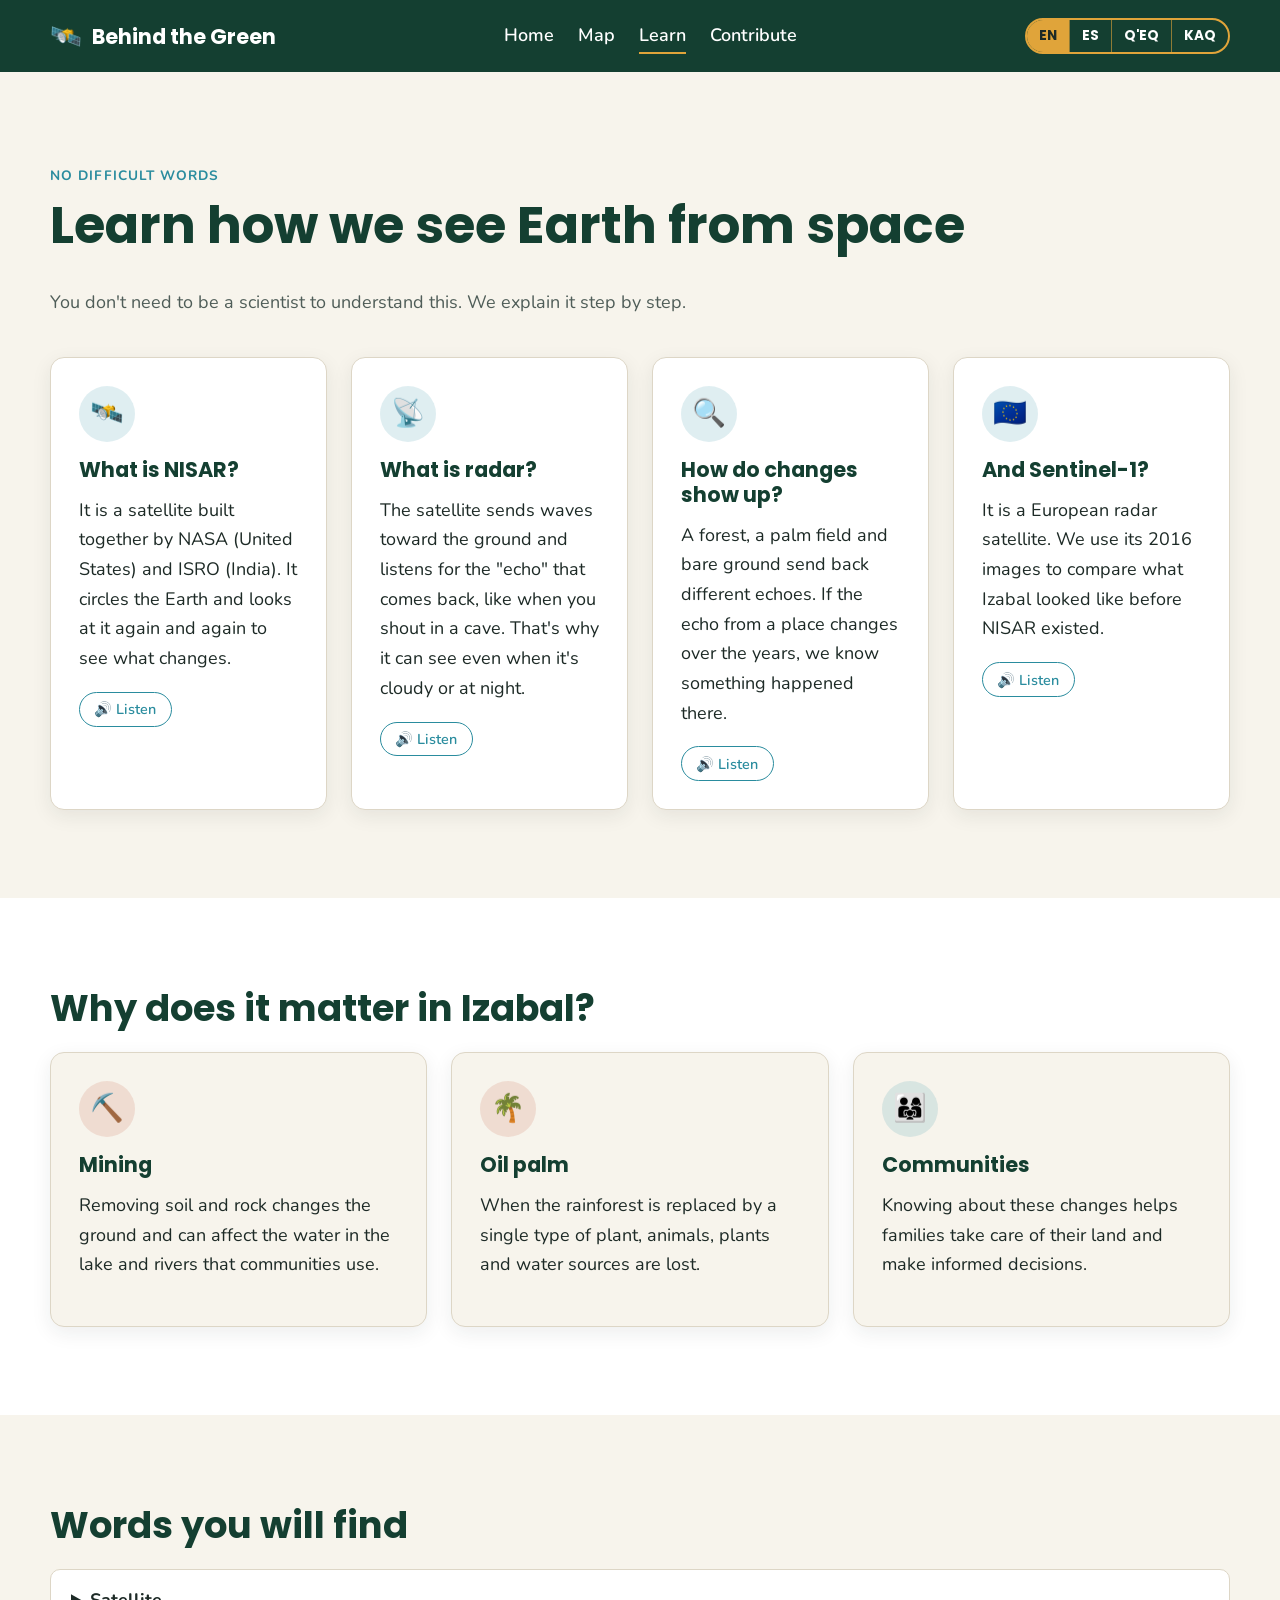
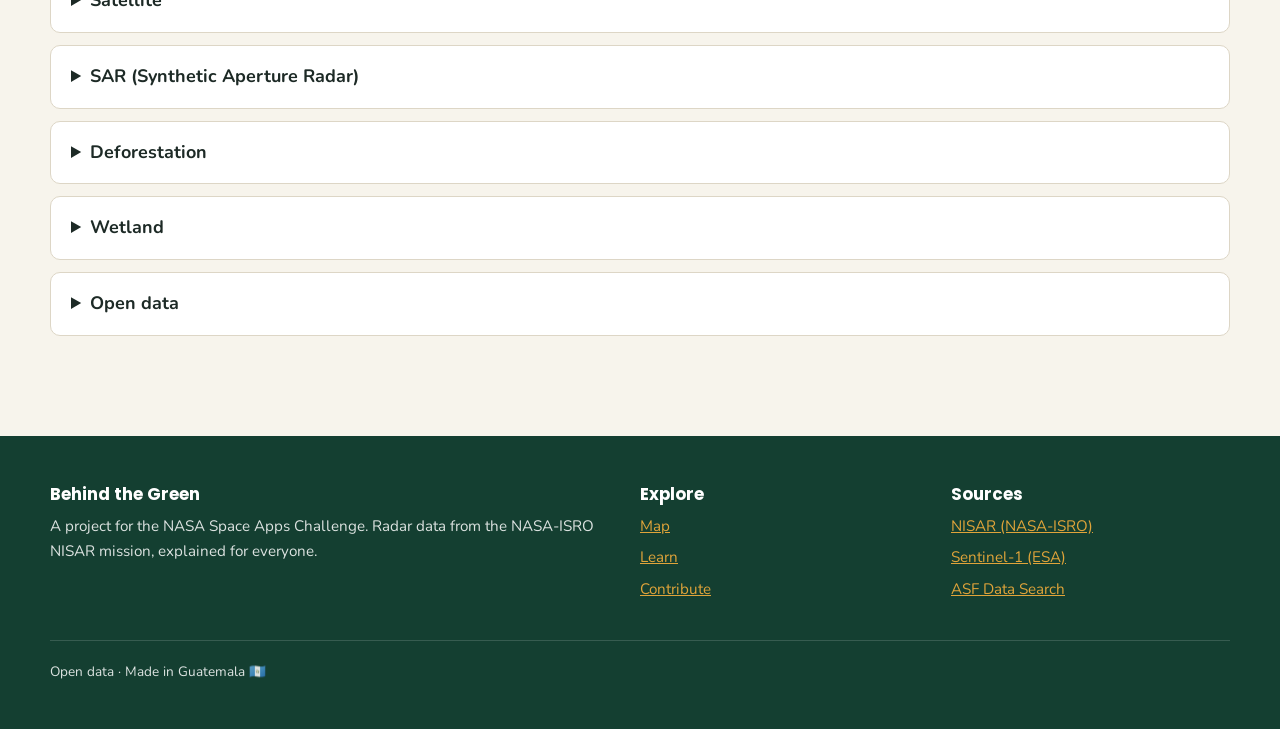
<file: aprende.html>
<!DOCTYPE html>
<html lang="en">
<head>
  <meta charset="UTF-8">
  <meta name="viewport" content="width=device-width, initial-scale=1.0">
  <title data-i18n="aprende.titulo_pagina">Learn · Behind the Green</title>
  <link rel="preconnect" href="https://fonts.googleapis.com">
  <link rel="preconnect" href="https://fonts.gstatic.com" crossorigin>
  <link href="https://fonts.googleapis.com/css2?family=Nunito:wght@400;600;700&family=Poppins:wght@600;700&display=swap" rel="stylesheet">
  <link rel="stylesheet" href="css/styles.css">
</head>
<body>
  <a class="saltar-contenido" href="#contenido" data-i18n="comun.saltar">Skip to content</a>

  <header class="encabezado">
    <div class="contenedor encabezado__fila">
      <a class="logo" href="index.html"><span class="logo__icono" aria-hidden="true">🛰️</span> Behind the Green</a>
      <button class="nav__toggle" aria-expanded="false" aria-controls="nav" data-i18n-attr="aria-label:comun.menu" aria-label="Open menu">☰</button>
      <nav class="nav" id="nav">
        <ul class="nav__lista">
          <li><a href="index.html" data-i18n="nav.inicio">Home</a></li>
          <li><a href="mapa.html" data-i18n="nav.mapa">Map</a></li>
          <li><a href="aprende.html" aria-current="page" data-i18n="nav.aprende">Learn</a></li>
          <li><a href="contribuir.html" data-i18n="nav.contribuir">Contribute</a></li>
        </ul>
      </nav>
      <div class="selector-idioma" role="group" aria-label="Page language" data-i18n-attr="aria-label:comun.idiomas_aria">
        <button type="button" data-idioma="en" lang="en" title="English" aria-pressed="true">EN</button>
        <button type="button" data-idioma="es" lang="es" title="Español" aria-pressed="false">ES</button>
        <button type="button" data-idioma="kek" lang="kek" title="Q'eqchi'" aria-pressed="false">Q'EQ</button>
        <button type="button" data-idioma="cak" lang="cak" title="Kaqchikel" aria-pressed="false">KAQ</button>
      </div>
    </div>
  </header>

  <p class="aviso-idioma" id="aviso-idioma" data-i18n="comun.aviso_idioma" hidden></p>
  <main id="contenido">
    <section class="seccion">
      <div class="contenedor">
        <span class="etiqueta" data-i18n="aprende.etiqueta">No difficult words</span>
        <h1 data-i18n="aprende.titulo">Learn how we see Earth from space</h1>
        <p class="seccion__intro" data-i18n="aprende.intro">You don't need to be a scientist to understand this. We explain it step by step.</p>

        <div class="rejilla">
          <article class="tarjeta" id="que-es-nisar">
            <div class="tarjeta__icono" aria-hidden="true">🛰️</div>
            <h3 data-i18n="aprende.nisar_t">What is NISAR?</h3>
            <p data-i18n="aprende.nisar_p">It is a satellite built together by NASA (United States) and ISRO (India). It circles the Earth and looks at it again and again to see what changes.</p>
            <button class="boton-escuchar" data-leer="#que-es-nisar" aria-pressed="false" data-i18n="comun.escuchar">🔊 Listen</button>
          </article>

          <article class="tarjeta" id="que-es-radar">
            <div class="tarjeta__icono" aria-hidden="true">📡</div>
            <h3 data-i18n="aprende.radar_t">What is radar?</h3>
            <p data-i18n="aprende.radar_p">The satellite sends waves toward the ground and listens for the "echo" that comes back, like when you shout in a cave. That's why it can see even when it's cloudy or at night.</p>
            <button class="boton-escuchar" data-leer="#que-es-radar" aria-pressed="false" data-i18n="comun.escuchar">🔊 Listen</button>
          </article>

          <article class="tarjeta" id="como-cambios">
            <div class="tarjeta__icono" aria-hidden="true">🔍</div>
            <h3 data-i18n="aprende.cambios_t">How do changes show up?</h3>
            <p data-i18n="aprende.cambios_p">A forest, a palm field and bare ground send back different echoes. If the echo from a place changes over the years, we know something happened there.</p>
            <button class="boton-escuchar" data-leer="#como-cambios" aria-pressed="false" data-i18n="comun.escuchar">🔊 Listen</button>
          </article>

          <article class="tarjeta" id="que-es-sentinel">
            <div class="tarjeta__icono" aria-hidden="true">🇪🇺</div>
            <h3 data-i18n="aprende.sentinel_t">And Sentinel-1?</h3>
            <p data-i18n="aprende.sentinel_p">It is a European radar satellite. We use its 2016 images to compare what Izabal looked like before NISAR existed.</p>
            <button class="boton-escuchar" data-leer="#que-es-sentinel" aria-pressed="false" data-i18n="comun.escuchar">🔊 Listen</button>
          </article>
        </div>
      </div>
    </section>

    <section class="seccion seccion--alterna">
      <div class="contenedor">
        <h2 data-i18n="aprende.importa">Why does it matter in Izabal?</h2>
        <div class="rejilla">
          <article class="tarjeta tarjeta--impacto">
            <div class="tarjeta__icono" aria-hidden="true">⛏️</div>
            <h3 data-i18n="tema.mineria">Mining</h3>
            <p data-i18n="aprende.mineria_p">Removing soil and rock changes the ground and can affect the water in the lake and rivers that communities use.</p>
          </article>
          <article class="tarjeta tarjeta--impacto">
            <div class="tarjeta__icono" aria-hidden="true">🌴</div>
            <h3 data-i18n="tema.palma">Oil palm</h3>
            <p data-i18n="aprende.palma_p">When the rainforest is replaced by a single type of plant, animals, plants and water sources are lost.</p>
          </article>
          <article class="tarjeta">
            <div class="tarjeta__icono" aria-hidden="true">👨‍👩‍👧</div>
            <h3 data-i18n="aprende.comunidades_t">Communities</h3>
            <p data-i18n="aprende.comunidades_p">Knowing about these changes helps families take care of their land and make informed decisions.</p>
          </article>
        </div>
      </div>
    </section>

    <section class="seccion">
      <div class="contenedor">
        <h2 data-i18n="glosario.titulo">Words you will find</h2>
        <div class="glosario">
          <details>
            <summary data-i18n="glosario.satelite_t">Satellite</summary>
            <p data-i18n="glosario.satelite_p">A machine that circles the Earth in space and collects information about it.</p>
          </details>
          <details>
            <summary data-i18n="glosario.sar_t">SAR (Synthetic Aperture Radar)</summary>
            <p data-i18n="glosario.sar_p">The type of radar used by NISAR and Sentinel-1. It combines many echoes to form a very detailed image of the ground.</p>
          </details>
          <details>
            <summary data-i18n="glosario.defo_t">Deforestation</summary>
            <p data-i18n="glosario.defo_p">When trees are cut down or burned and the forest disappears.</p>
          </details>
          <details>
            <summary data-i18n="glosario.humedal_t">Wetland</summary>
            <p data-i18n="glosario.humedal_p">Land that is covered with water for much of the year, like swamps and lake shores. It is home to many animals.</p>
          </details>
          <details>
            <summary data-i18n="glosario.abiertos_t">Open data</summary>
            <p data-i18n="glosario.abiertos_p">Information that anyone can see, use and share for free.</p>
          </details>
        </div>
      </div>
    </section>
  </main>

  <footer class="pie">
    <div class="contenedor">
      <div class="pie__rejilla">
        <div>
          <h3>Behind the Green</h3>
          <p data-i18n="comun.pie_desc">A project for the NASA Space Apps Challenge. Radar data from the NASA-ISRO NISAR mission, explained for everyone.</p>
        </div>
        <div>
          <h3 data-i18n="comun.pie_explorar">Explore</h3>
          <ul>
            <li><a href="mapa.html" data-i18n="nav.mapa">Map</a></li>
            <li><a href="aprende.html" data-i18n="nav.aprende">Learn</a></li>
            <li><a href="contribuir.html" data-i18n="nav.contribuir">Contribute</a></li>
          </ul>
        </div>
        <div>
          <h3 data-i18n="comun.pie_fuentes">Sources</h3>
          <ul>
            <li><a href="https://nisar.jpl.nasa.gov/" target="_blank" rel="noopener">NISAR (NASA-ISRO)</a></li>
            <li><a href="https://sentinels.copernicus.eu/" target="_blank" rel="noopener">Sentinel-1 (ESA)</a></li>
            <li><a href="https://search.asf.alaska.edu/" target="_blank" rel="noopener">ASF Data Search</a></li>
          </ul>
        </div>
      </div>
      <p class="pie__legal" data-i18n="comun.pie_legal">Open data · Made in Guatemala 🇬🇹</p>
    </div>
  </footer>

  <script src="js/i18n.js"></script>
  <script src="js/main.js"></script>
</body>
</html>
</file>
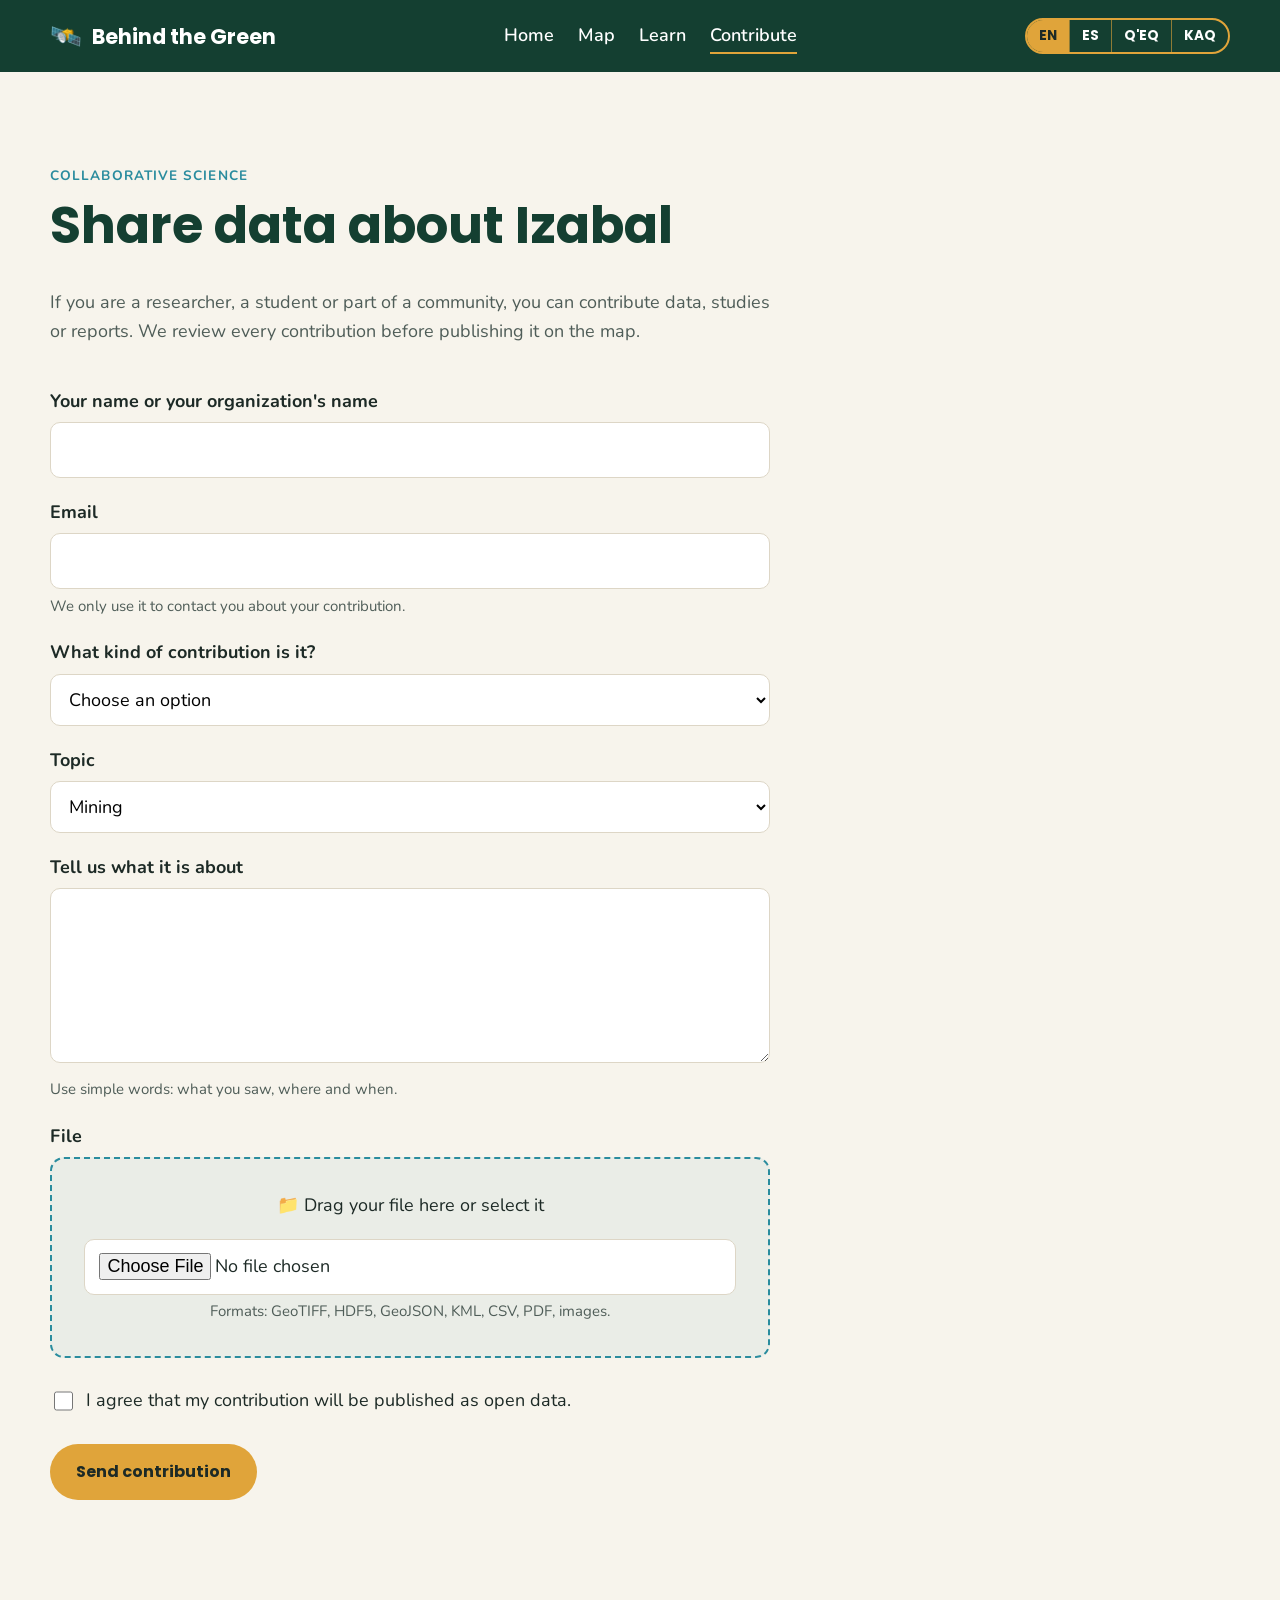
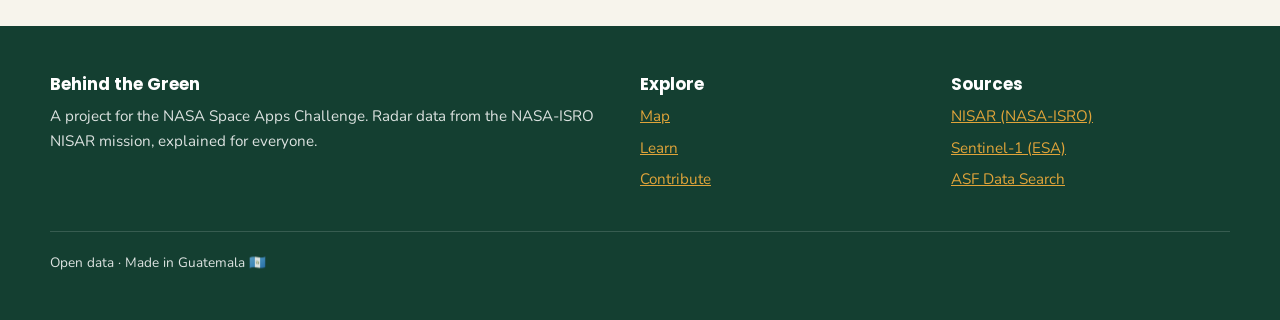
<file: contribuir.html>
<!DOCTYPE html>
<html lang="en">
<head>
  <meta charset="UTF-8">
  <meta name="viewport" content="width=device-width, initial-scale=1.0">
  <title data-i18n="contribuir.titulo_pagina">Contribute · Behind the Green</title>
  <link rel="preconnect" href="https://fonts.googleapis.com">
  <link rel="preconnect" href="https://fonts.gstatic.com" crossorigin>
  <link href="https://fonts.googleapis.com/css2?family=Nunito:wght@400;600;700&family=Poppins:wght@600;700&display=swap" rel="stylesheet">
  <link rel="stylesheet" href="css/styles.css">
</head>
<body>
  <a class="saltar-contenido" href="#contenido" data-i18n="comun.saltar">Skip to content</a>

  <header class="encabezado">
    <div class="contenedor encabezado__fila">
      <a class="logo" href="index.html"><span class="logo__icono" aria-hidden="true">🛰️</span> Behind the Green</a>
      <button class="nav__toggle" aria-expanded="false" aria-controls="nav" data-i18n-attr="aria-label:comun.menu" aria-label="Open menu">☰</button>
      <nav class="nav" id="nav">
        <ul class="nav__lista">
          <li><a href="index.html" data-i18n="nav.inicio">Home</a></li>
          <li><a href="mapa.html" data-i18n="nav.mapa">Map</a></li>
          <li><a href="aprende.html" data-i18n="nav.aprende">Learn</a></li>
          <li><a href="contribuir.html" aria-current="page" data-i18n="nav.contribuir">Contribute</a></li>
        </ul>
      </nav>
      <div class="selector-idioma" role="group" aria-label="Page language" data-i18n-attr="aria-label:comun.idiomas_aria">
        <button type="button" data-idioma="en" lang="en" title="English" aria-pressed="true">EN</button>
        <button type="button" data-idioma="es" lang="es" title="Español" aria-pressed="false">ES</button>
        <button type="button" data-idioma="kek" lang="kek" title="Q'eqchi'" aria-pressed="false">Q'EQ</button>
        <button type="button" data-idioma="cak" lang="cak" title="Kaqchikel" aria-pressed="false">KAQ</button>
      </div>
    </div>
  </header>

  <p class="aviso-idioma" id="aviso-idioma" data-i18n="comun.aviso_idioma" hidden></p>
  <main id="contenido" class="seccion">
    <div class="contenedor">
      <span class="etiqueta" data-i18n="contribuir.etiqueta">Collaborative science</span>
      <h1 data-i18n="contribuir.titulo">Share data about Izabal</h1>
      <p class="seccion__intro" data-i18n="contribuir.intro">If you are a researcher, a student or part of a community, you can contribute data, studies or reports. We review every contribution before publishing it on the map.</p>

      <form class="formulario" id="form-contribuir" novalidate>
        <div class="campo">
          <label for="nombre" data-i18n="form.nombre">Your name or your organization's name</label>
          <input type="text" id="nombre" name="nombre" required>
        </div>

        <div class="campo">
          <label for="correo" data-i18n="form.correo">Email</label>
          <input type="email" id="correo" name="correo" required>
          <small data-i18n="form.correo_ayuda">We only use it to contact you about your contribution.</small>
        </div>

        <div class="campo">
          <label for="tipo" data-i18n="form.tipo">What kind of contribution is it?</label>
          <select id="tipo" name="tipo" required>
            <option value="" data-i18n="form.tipo_elige">Choose an option</option>
            <option value="sar" data-i18n="form.tipo_sar">Radar data (SAR / NISAR)</option>
            <option value="estudio" data-i18n="form.tipo_estudio">Study or scientific article</option>
            <option value="campo" data-i18n="form.tipo_campo">Field observation / community report</option>
            <option value="fotos" data-i18n="form.tipo_fotos">Photos</option>
          </select>
        </div>

        <div class="campo">
          <label for="tema" data-i18n="form.tema">Topic</label>
          <select id="tema" name="tema">
            <option value="mineria" data-i18n="tema.mineria">Mining</option>
            <option value="palma" data-i18n="tema.palma">Oil palm</option>
            <option value="bosque" data-i18n="tema.bosque">Forests</option>
            <option value="agua" data-i18n="tema.agua">Water and wetlands</option>
            <option value="otro" data-i18n="form.otro">Other</option>
          </select>
        </div>

        <div class="campo">
          <label for="descripcion" data-i18n="form.descripcion">Tell us what it is about</label>
          <textarea id="descripcion" name="descripcion" rows="5" required></textarea>
          <small data-i18n="form.descripcion_ayuda">Use simple words: what you saw, where and when.</small>
        </div>

        <div class="campo">
          <label for="archivo" data-i18n="form.archivo">File</label>
          <div class="zona-archivo">
            <p data-i18n="form.archivo_zona">📁 Drag your file here or select it</p>
            <input type="file" id="archivo" name="archivo" accept=".tif,.tiff,.h5,.geojson,.kml,.csv,.pdf,.jpg,.png">
            <small data-i18n="form.archivo_ayuda">Formats: GeoTIFF, HDF5, GeoJSON, KML, CSV, PDF, images.</small>
          </div>
        </div>

        <label class="capa">
          <input type="checkbox" id="licencia" required>
          <span data-i18n="form.licencia">I agree that my contribution will be published as open data.</span>
        </label>

        <div>
          <button class="boton boton--primario" type="submit" data-i18n="form.enviar">Send contribution</button>
        </div>
        <p id="mensaje-form" role="status"></p>
      </form>
    </div>
  </main>

  <footer class="pie">
    <div class="contenedor">
      <div class="pie__rejilla">
        <div>
          <h3>Behind the Green</h3>
          <p data-i18n="comun.pie_desc">A project for the NASA Space Apps Challenge. Radar data from the NASA-ISRO NISAR mission, explained for everyone.</p>
        </div>
        <div>
          <h3 data-i18n="comun.pie_explorar">Explore</h3>
          <ul>
            <li><a href="mapa.html" data-i18n="nav.mapa">Map</a></li>
            <li><a href="aprende.html" data-i18n="nav.aprende">Learn</a></li>
            <li><a href="contribuir.html" data-i18n="nav.contribuir">Contribute</a></li>
          </ul>
        </div>
        <div>
          <h3 data-i18n="comun.pie_fuentes">Sources</h3>
          <ul>
            <li><a href="https://nisar.jpl.nasa.gov/" target="_blank" rel="noopener">NISAR (NASA-ISRO)</a></li>
            <li><a href="https://sentinels.copernicus.eu/" target="_blank" rel="noopener">Sentinel-1 (ESA)</a></li>
            <li><a href="https://search.asf.alaska.edu/" target="_blank" rel="noopener">ASF Data Search</a></li>
          </ul>
        </div>
      </div>
      <p class="pie__legal" data-i18n="comun.pie_legal">Open data · Made in Guatemala 🇬🇹</p>
    </div>
  </footer>

  <script src="js/i18n.js"></script>
  <script src="js/main.js"></script>
</body>
</html>
</file>
<file: css/styles.css>
/* =========================================================
   Behind the Green — Hoja de estilos principal
   NASA Space Apps Challenge 2026 · Reto NISAR (cambios de superficie)
   ========================================================= */

/* ---------- 1. Paleta de colores ----------
   Cambia SOLO estos valores para aplicar la paleta final.
   Todo el sitio toma los colores de aquí. */
:root {
  --color-primario: #1f5f4a;      /* verde selva: botones, encabezados */
  --color-primario-oscuro: #143f31;
  --color-secundario: #2a8c9e;    /* azul del lago de Izabal: enlaces, acentos */
  --color-acento: #e0a43a;        /* dorado tierra: llamadas a la acción */
  --color-alerta: #c0533a;        /* rojo arcilla: cambios / impacto */
  --color-fondo: #f7f4ec;         /* arena clara */
  --color-superficie: #ffffff;    /* tarjetas */
  --color-texto: #1d2a26;
  --color-texto-suave: #4f5d58;
  --color-borde: #ddd6c6;

  /* Tipografía: grande y legible para todo público */
  --fuente-titulos: "Poppins", system-ui, sans-serif;
  --fuente-texto: "Nunito", system-ui, sans-serif;
  --tam-base: 1.125rem;           /* 18px */

  --radio: 14px;
  --sombra: 0 6px 20px rgba(29, 42, 38, 0.08);
  --ancho-max: 1180px;
}

/* ---------- 2. Base ---------- */
*,
*::before,
*::after { box-sizing: border-box; }

html { scroll-behavior: smooth; }

body {
  margin: 0;
  font-family: var(--fuente-texto);
  font-size: var(--tam-base);
  line-height: 1.65;
  color: var(--color-texto);
  background: var(--color-fondo);
}

img { max-width: 100%; display: block; }

h1, h2, h3 {
  font-family: var(--fuente-titulos);
  line-height: 1.2;
  color: var(--color-primario-oscuro);
  margin: 0 0 0.6em;
}
h1 { font-size: clamp(2rem, 5vw, 3.2rem); }
h2 { font-size: clamp(1.6rem, 3.5vw, 2.3rem); }
h3 { font-size: 1.3rem; }

p { margin: 0 0 1em; }

a { color: var(--color-secundario); }
a:hover { color: var(--color-primario); }

:focus-visible {
  outline: 3px solid var(--color-acento);
  outline-offset: 3px;
}

.contenedor {
  width: min(100% - 2.5rem, var(--ancho-max));
  margin-inline: auto;
}

.saltar-contenido {
  position: absolute;
  left: -9999px;
  top: 0;
  background: var(--color-acento);
  color: var(--color-texto);
  padding: 0.6rem 1rem;
  z-index: 100;
}
.saltar-contenido:focus { left: 1rem; }

.seccion { padding: clamp(3rem, 7vw, 5.5rem) 0; }
.seccion--alterna { background: var(--color-superficie); }

.seccion__intro {
  max-width: 720px;
  margin-bottom: 2.5rem;
  color: var(--color-texto-suave);
}

.etiqueta {
  display: inline-block;
  font-size: 0.85rem;
  font-weight: 700;
  letter-spacing: 0.08em;
  text-transform: uppercase;
  color: var(--color-secundario);
  margin-bottom: 0.5rem;
}

/* ---------- 3. Botones ---------- */
.boton {
  display: inline-flex;
  align-items: center;
  gap: 0.5rem;
  padding: 0.85rem 1.5rem;
  border-radius: 999px;
  border: 2px solid transparent;
  font: 700 1rem var(--fuente-titulos);
  text-decoration: none;
  cursor: pointer;
  transition: transform 0.15s ease, background 0.15s ease;
}
.boton:hover { transform: translateY(-2px); }

.boton--primario { background: var(--color-acento); color: var(--color-texto); }
.boton--primario:hover { color: var(--color-texto); }

.boton--secundario {
  background: transparent;
  border-color: currentColor;
  color: var(--color-superficie);
}
.boton--secundario:hover { color: var(--color-superficie); }

.boton--contorno {
  background: transparent;
  border-color: var(--color-primario);
  color: var(--color-primario);
}

/* Botón "Escuchar" (narración en voz alta) */
.boton-escuchar {
  display: inline-flex;
  align-items: center;
  gap: 0.4rem;
  padding: 0.4rem 0.9rem;
  border-radius: 999px;
  border: 1.5px solid var(--color-secundario);
  background: transparent;
  color: var(--color-secundario);
  font: 600 0.9rem var(--fuente-texto);
  cursor: pointer;
}
.boton-escuchar[aria-pressed="true"] {
  background: var(--color-secundario);
  color: var(--color-superficie);
}

/* ---------- 4. Encabezado y navegación ---------- */
.encabezado {
  position: sticky;
  top: 0;
  z-index: 50;
  background: var(--color-primario-oscuro);
  color: var(--color-superficie);
}

.encabezado__fila {
  display: flex;
  align-items: center;
  justify-content: space-between;
  gap: 1rem;
  min-height: 72px;
}

.logo {
  display: flex;
  align-items: center;
  gap: 0.6rem;
  color: var(--color-superficie);
  text-decoration: none;
  font: 700 1.3rem var(--fuente-titulos);
  white-space: nowrap;
}
.logo:hover { color: var(--color-superficie); }
.logo__icono { font-size: 1.6rem; }

.nav__lista {
  display: flex;
  gap: 1.5rem;
  list-style: none;
  margin: 0;
  padding: 0;
}
.nav__lista a {
  color: var(--color-superficie);
  text-decoration: none;
  font-weight: 600;
  padding: 0.3rem 0;
  border-bottom: 2px solid transparent;
}
.nav__lista a:hover,
.nav__lista a[aria-current="page"] { border-bottom-color: var(--color-acento); }

.selector-idioma {
  display: inline-flex;
  border: 2px solid var(--color-acento);
  border-radius: 999px;
  overflow: hidden;
  flex-shrink: 0;
}
.selector-idioma button {
  padding: 0.4rem 0.75rem;
  border: none;
  background: transparent;
  color: var(--color-superficie);
  font: 700 0.85rem var(--fuente-titulos);
  cursor: pointer;
  white-space: nowrap;
}
.selector-idioma button + button { border-left: 1px solid color-mix(in srgb, var(--color-acento) 60%, transparent); }
.selector-idioma button:hover { background: color-mix(in srgb, var(--color-acento) 25%, transparent); }
.selector-idioma button[aria-pressed="true"] {
  background: var(--color-acento);
  color: var(--color-texto);
}

/* Aviso que aparece en modo Q'eqchi' o Kaqchikel */
.aviso-idioma {
  margin: 0;
  padding: 0.75rem 1.25rem;
  text-align: center;
  font-size: 0.95rem;
  background: color-mix(in srgb, var(--color-acento) 22%, var(--color-fondo));
  border-bottom: 1px solid var(--color-borde);
}
.aviso-idioma[hidden] { display: none; }

.nav__toggle {
  display: none;
  background: none;
  border: 2px solid var(--color-superficie);
  border-radius: 8px;
  color: var(--color-superficie);
  font-size: 1.3rem;
  padding: 0.2rem 0.6rem;
  cursor: pointer;
}

/* ---------- 5. Hero ---------- */
.hero {
  position: relative;
  color: var(--color-superficie);
  background:
    linear-gradient(120deg, rgba(20, 63, 49, 0.93), rgba(20, 63, 49, 0.7) 55%, rgba(42, 140, 158, 0.45)),
    url("../img/radar/sentinel1_2016-02-14.webp") center / cover no-repeat,
    var(--color-primario);
  padding: clamp(4rem, 10vw, 7.5rem) 0;
}
.hero h1 { color: var(--color-superficie); max-width: 14ch; }
.hero__texto { max-width: 620px; font-size: 1.25rem; opacity: 0.95; }
.hero__acciones { display: flex; flex-wrap: wrap; gap: 1rem; margin-top: 2rem; }

/* ---------- 6. Tarjetas ---------- */
.rejilla {
  display: grid;
  gap: 1.5rem;
  grid-template-columns: repeat(auto-fit, minmax(250px, 1fr));
}

.tarjeta {
  background: var(--color-superficie);
  border: 1px solid var(--color-borde);
  border-radius: var(--radio);
  padding: 1.75rem;
  box-shadow: var(--sombra);
}
.seccion--alterna .tarjeta { background: var(--color-fondo); }

.tarjeta__icono {
  display: grid;
  place-items: center;
  width: 56px;
  height: 56px;
  border-radius: 50%;
  background: color-mix(in srgb, var(--color-secundario) 15%, transparent);
  font-size: 1.7rem;
  margin-bottom: 1rem;
}
.tarjeta--impacto .tarjeta__icono {
  background: color-mix(in srgb, var(--color-alerta) 15%, transparent);
}

/* Pasos numerados ("¿Cómo funciona?") */
.pasos { counter-reset: paso; }
.paso { position: relative; padding-top: 4.5rem; }
.paso::before {
  counter-increment: paso;
  content: counter(paso);
  position: absolute;
  top: 1.5rem;
  left: 1.75rem;
  width: 2.2rem;
  height: 2.2rem;
  display: grid;
  place-items: center;
  border-radius: 50%;
  background: var(--color-primario);
  color: var(--color-superficie);
  font: 700 1rem var(--fuente-titulos);
}

/* ---------- 7. Mapa ---------- */
.mapa-layout {
  display: grid;
  grid-template-columns: 300px 1fr;
  gap: 1.5rem;
  align-items: start;
}

.mapa {
  height: 560px;
  border-radius: var(--radio);
  border: 1px solid var(--color-borde);
  box-shadow: var(--sombra);
  z-index: 1;
}
.mapa--preview { height: 420px; }

.panel-capas {
  background: var(--color-superficie);
  border: 1px solid var(--color-borde);
  border-radius: var(--radio);
  padding: 1.5rem;
  box-shadow: var(--sombra);
}
.panel-capas fieldset { border: none; margin: 0 0 1.25rem; padding: 0; }
.panel-capas legend { font-weight: 700; margin-bottom: 0.6rem; }
.panel-capas .aviso { margin: 0; }

.capa {
  display: flex;
  align-items: center;
  gap: 0.6rem;
  padding: 0.5rem 0;
  cursor: pointer;
}
.capa input { width: 1.2rem; height: 1.2rem; accent-color: var(--color-primario); }
.capa__color {
  display: inline-block;
  width: 14px;
  height: 14px;
  border-radius: 50%;
  flex-shrink: 0;
}

.aviso {
  font-size: 0.9rem;
  color: var(--color-texto-suave);
  background: color-mix(in srgb, var(--color-acento) 15%, transparent);
  border-left: 4px solid var(--color-acento);
  padding: 0.8rem 1rem;
  border-radius: 0 8px 8px 0;
}

/* Leyenda "qué significan los colores" */
.leyenda {
  display: flex;
  flex-wrap: wrap;
  gap: 1rem 2rem;
  margin-top: 1.25rem;
  font-size: 0.95rem;
}
.leyenda span { display: flex; align-items: center; gap: 0.5rem; }

/* ---------- 8. Formulario (Contribuir) ---------- */
.formulario {
  display: grid;
  gap: 1.25rem;
  max-width: 720px;
}
.campo label { display: block; font-weight: 700; margin-bottom: 0.35rem; }
.campo small { display: block; color: var(--color-texto-suave); margin-top: 0.3rem; }
.campo input,
.campo select,
.campo textarea {
  width: 100%;
  font: inherit;
  padding: 0.75rem 0.9rem;
  border: 1.5px solid var(--color-borde);
  border-radius: 10px;
  background: var(--color-superficie);
}
.campo input:focus,
.campo select:focus,
.campo textarea:focus { border-color: var(--color-secundario); outline: none; }

.zona-archivo {
  border: 2px dashed var(--color-secundario);
  border-radius: var(--radio);
  padding: 2rem;
  text-align: center;
  background: color-mix(in srgb, var(--color-secundario) 6%, transparent);
}

/* ---------- 9. Glosario / preguntas ---------- */
.glosario details {
  background: var(--color-superficie);
  border: 1px solid var(--color-borde);
  border-radius: 10px;
  padding: 1rem 1.25rem;
  margin-bottom: 0.75rem;
}
.glosario summary { font-weight: 700; cursor: pointer; }
.glosario details[open] summary { margin-bottom: 0.6rem; color: var(--color-primario); }

/* ---------- 10. Pie de página ---------- */
.pie {
  background: var(--color-primario-oscuro);
  color: color-mix(in srgb, var(--color-superficie) 85%, transparent);
  padding: 3rem 0 2rem;
  font-size: 0.95rem;
}
.pie a { color: var(--color-acento); }
.pie__rejilla {
  display: grid;
  gap: 2rem;
  grid-template-columns: 2fr 1fr 1fr;
  margin-bottom: 2rem;
}
.pie h3 { color: var(--color-superficie); font-size: 1.05rem; }
.pie ul { list-style: none; padding: 0; margin: 0; }
.pie li { margin-bottom: 0.4rem; }
.pie__legal {
  border-top: 1px solid rgba(255, 255, 255, 0.15);
  padding-top: 1.25rem;
  font-size: 0.85rem;
}

/* ---------- 11. Galería de radar, colores y tabla ---------- */
.etiqueta--clara { color: var(--color-acento); }
.centrado { text-align: center; }
.centrado .seccion__intro { margin-inline: auto; }

.control-rango { display: block; margin: 0.75rem 0; font-size: 0.95rem; }
.control-rango input { width: 100%; accent-color: var(--color-acento); }

.colores {
  background: var(--color-fondo);
  border: 1px solid var(--color-borde);
  border-radius: var(--radio);
  padding: 1.25rem 1.5rem;
  margin-bottom: 2rem;
}
.colores ul {
  list-style: none;
  margin: 0;
  padding: 0;
  display: grid;
  gap: 0.6rem 2rem;
  grid-template-columns: repeat(auto-fit, minmax(240px, 1fr));
}
.colores li { display: flex; align-items: center; gap: 0.6rem; }
.muestra {
  display: inline-block;
  width: 22px;
  height: 22px;
  border-radius: 6px;
  flex-shrink: 0;
  border: 1px solid rgba(0, 0, 0, 0.15);
}

.galeria {
  display: grid;
  gap: 1.5rem;
  grid-template-columns: repeat(2, 1fr);
}
.imagen-radar { margin: 0; padding: 0; overflow: hidden; }
.imagen-radar img {
  width: 100%;
  aspect-ratio: 4 / 3;
  object-fit: contain;
  background: #0b0f0e;
}
.imagen-radar figcaption { padding: 1.25rem 1.5rem 1.5rem; }
.imagen-radar__meta { font-size: 0.9rem; color: var(--color-texto-suave); }

.tabla-envoltura {
  overflow-x: auto;
  border: 1px solid var(--color-borde);
  border-radius: var(--radio);
  background: var(--color-superficie);
}
.tabla { width: 100%; border-collapse: collapse; font-size: 0.95rem; }
.tabla th,
.tabla td { padding: 0.75rem 1rem; text-align: left; white-space: nowrap; }
.tabla thead { background: var(--color-primario); color: var(--color-superficie); }
.tabla tbody tr:nth-child(even) { background: var(--color-fondo); }

.leaflet-popup-content p { margin: 0.4rem 0 0.6rem; }

/* ---------- 12. Responsive ---------- */
@media (max-width: 900px) {
  .galeria { grid-template-columns: 1fr; }
  .mapa-layout { grid-template-columns: 1fr; }
  .mapa { height: 420px; }
  .pie__rejilla { grid-template-columns: 1fr; }
}

@media (max-width: 760px) {
  .nav__toggle { display: block; }
  .nav {
    position: absolute;
    top: 72px;
    left: 0;
    right: 0;
    background: var(--color-primario-oscuro);
    padding: 1rem 1.25rem 1.5rem;
    display: none;
  }
  .nav.abierto { display: block; }
  .nav__lista { flex-direction: column; gap: 0.9rem; }
  .selector-idioma { margin-left: auto; }
  .logo { font-size: 1.1rem; }
  .logo__icono { font-size: 1.3rem; }
  .selector-idioma button { padding: 0.35rem 0.55rem; }
}

/* Teléfonos angostos: logo sin texto largo y botones de idioma más compactos */
@media (max-width: 480px) {
  .encabezado__fila { gap: 0.5rem; }
  .logo { font-size: 0.95rem; gap: 0.35rem; white-space: normal; line-height: 1.1; }
  .logo__icono { font-size: 1.1rem; }
  .selector-idioma button { padding: 0.3rem 0.4rem; font-size: 0.75rem; }
}

@media (prefers-reduced-motion: reduce) {
  * { transition: none !important; scroll-behavior: auto !important; }
}
</file>
